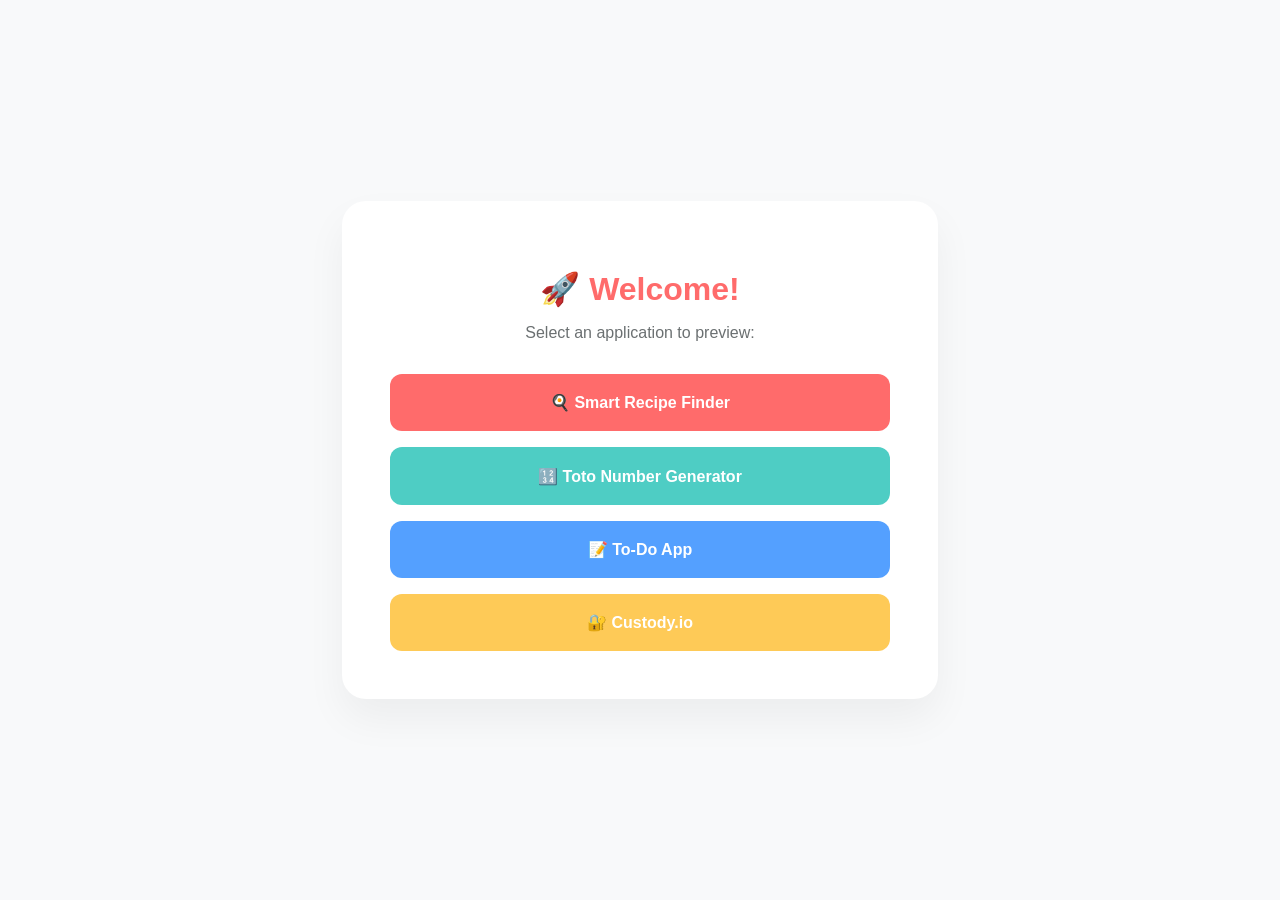
<file: index.html>
<!DOCTYPE html>
<html lang="en">
<head>
  <meta charset="UTF-8">
  <meta name="viewport" content="width=device-width, initial-scale=1.0">
  <title>My Workspace Apps</title>
  <style>
    body {
      font-family: 'Inter', -apple-system, sans-serif;
      background-color: #f8f9fa;
      display: flex;
      justify-content: center;
      align-items: center;
      height: 100vh;
      margin: 0;
      color: #2d3436;
    }
    .portal {
      text-align: center;
      background: white;
      padding: 3rem;
      border-radius: 24px;
      box-shadow: 0 20px 40px rgba(0,0,0,0.05);
      max-width: 500px;
      width: 90%;
    }
    h1 { color: #ff6b6b; margin-bottom: 0.5rem; }
    p { margin-bottom: 2rem; opacity: 0.7; }
    .links {
      display: flex;
      flex-direction: column;
      gap: 1rem;
    }
    .app-link {
      padding: 1.2rem;
      text-decoration: none;
      color: white;
      border-radius: 12px;
      font-weight: 700;
      transition: transform 0.2s, opacity 0.2s;
    }
    .app-link:hover { transform: translateY(-3px); opacity: 0.9; }
    .recipe-link { background-color: #ff6b6b; }
    .toto-link { background-color: #4ecdc4; }
    .todo-link { background-color: #54a0ff; }
    .custody-link { background-color: #feca57; }
  </style>
</head>
<body>
  <div class="portal">
    <h1>🚀 Welcome!</h1>
    <p>Select an application to preview:</p>
    <div class="links">
      <a href="/recipe-app/" class="app-link recipe-link">🍳 Smart Recipe Finder</a>
      <a href="/toto-app/" class="app-link toto-link">🔢 Toto Number Generator</a>
      <a href="/todo-app/" class="app-link todo-link">📝 To-Do App</a>
      <a href="./custody-app/index.html" class="app-link custody-link">🔐 Custody.io</a>
    </div>
  </div>
</body>
</html>
</file>
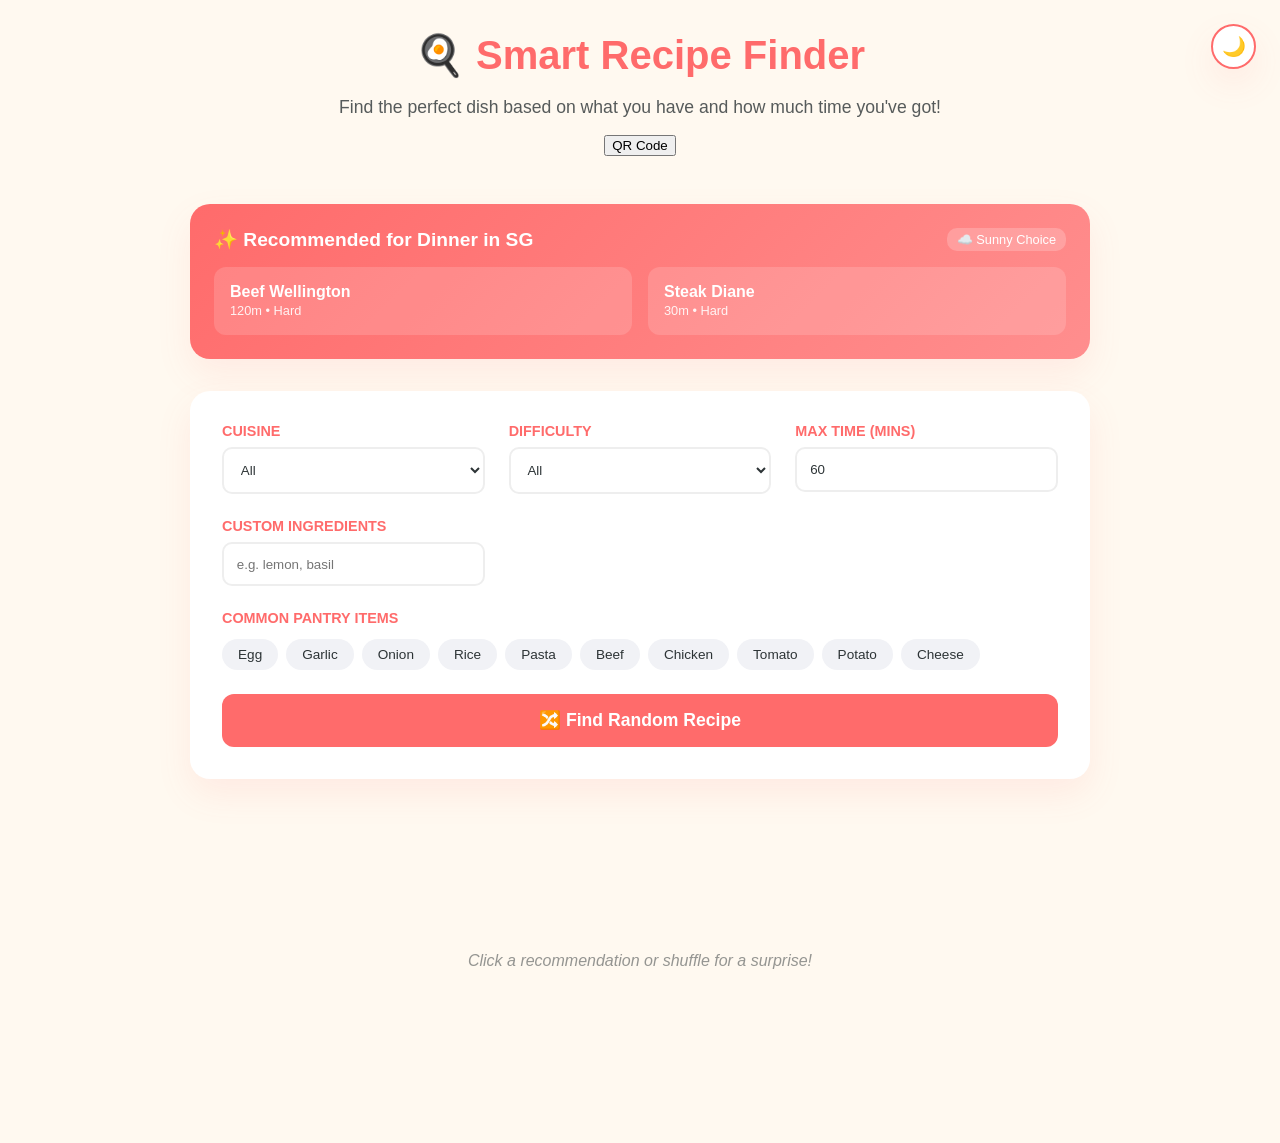
<file: recipe-app/index.html>
<!DOCTYPE html>
<html lang="en">
<head>
  <meta charset="UTF-8">
  <meta name="viewport" content="width=device-width, initial-scale=1.0">
  <title>Smart Recipe Finder</title>
  <link rel="stylesheet" href="style.css">
  <script src="../shared/nav.js"></script>
  <script src="../shared/qr.js"></script>
</head>
<body>
  <app-nav active="recipe"></app-nav>
  <theme-toggle></theme-toggle>
  <div class="app-container">
    <header>
      <h1>🍳 Smart Recipe Finder</h1>
      <p>Find the perfect dish based on what you have and how much time you've got!</p>
      <button onclick="document.getElementById('qr-modal').style.display='flex'">QR Code</button>
    </header>
    <recipe-finder></recipe-finder>
  </div>
  <script type="module" src="main.js"></script>
  <div id="disqus_thread"></div>
  <script>
    /**
    *  RECOMMENDED CONFIGURATION VARIABLES: EDIT AND UNCOMMENT THE SECTION BELOW TO INSERT DYNAMIC VALUES FROM YOUR PLATFORM OR CMS.
    *  LEARN WHY DEFINING THESE VARIABLES IS IMPORTANT: https://disqus.com/admin/universalcode/#configuration-variables    */
    /*
    var disqus_config = function () {
    this.page.url = PAGE_URL;  // Replace PAGE_URL with your page's canonical URL variable
    this.page.identifier = PAGE_IDENTIFIER; // Replace PAGE_IDENTIFIER with your page's unique identifier variable
    };
    */
    (function() { // DON'T EDIT BELOW THIS LINE
    var d = document, s = d.createElement('script');
    s.src = 'https://https-vibe-2026-may-14-b2e-pages-dev.disqus.com/embed.js';
    s.setAttribute('data-timestamp', +new Date());
    (d.head || d.body).appendChild(s);
    })();
  </script>
  <noscript>Please enable JavaScript to view the <a href="https://disqus.com/?ref_noscript">comments powered by Disqus.</a></noscript>
  <div id="qr-modal" style="display: none; position: fixed; top: 0; left: 0; width: 100%; height: 100%; background: rgba(0,0,0,0.5); justify-content: center; align-items: center;">
    <div style="background: white; padding: 2rem; border-radius: 1rem;">
      <qr-code text="https://vibe-2026-may-14-b2e.pages.dev/recipe-app/" size="256"></qr-code>
      <button onclick="document.getElementById('qr-modal').style.display='none'" style="display: block; margin-top: 1rem;">Close</button>
    </div>
  </div>
</body>
</html>
</file>
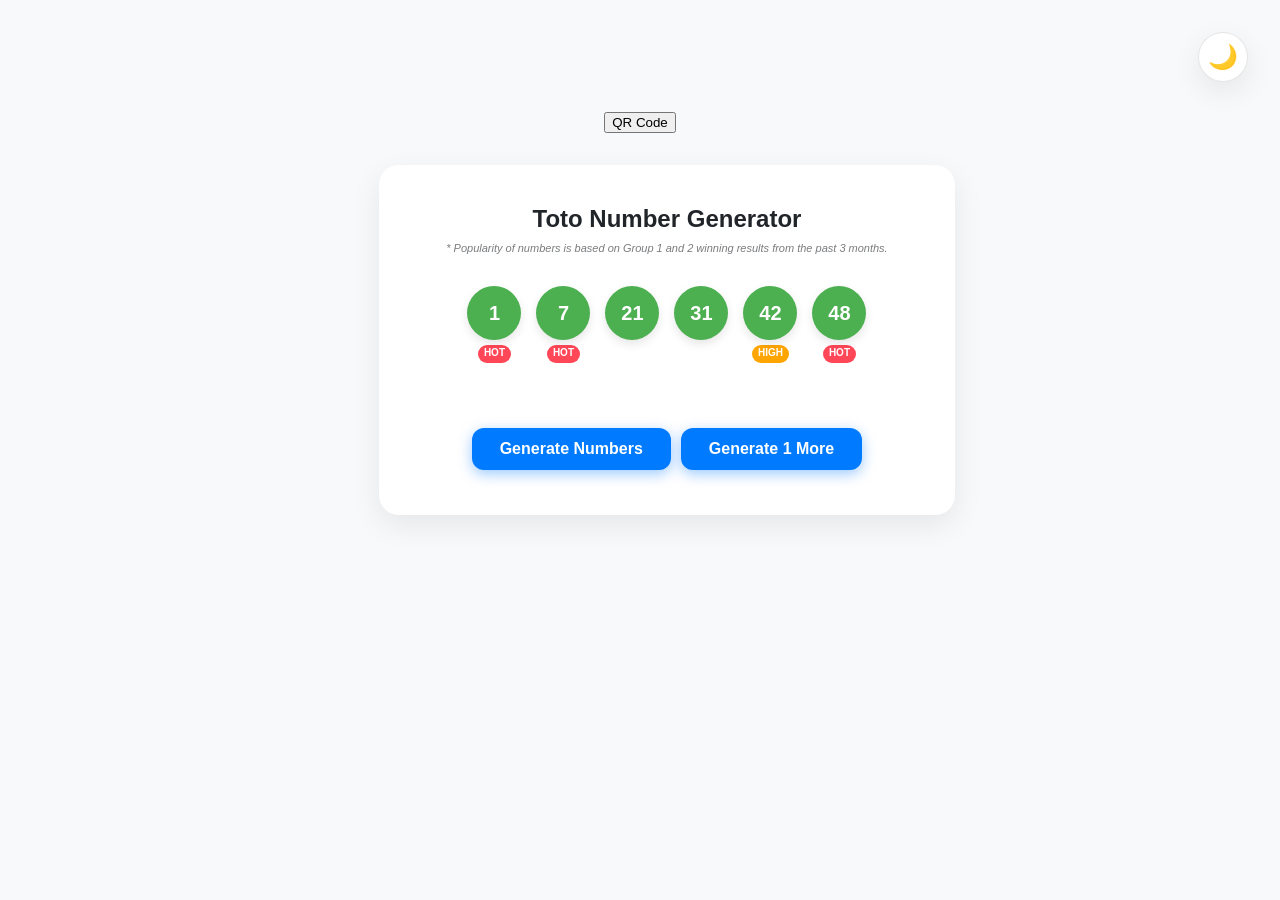
<file: toto-app/index.html>
<!DOCTYPE html>
<html>
<head>
  <title>Toto Number Generator</title>
  <link rel="stylesheet" href="style.css">
  <script src="../shared/nav.js"></script>
  <script src="../shared/qr.js"></script>
</head>
<body>
  <app-nav active="toto"></app-nav>
  <theme-toggle></theme-toggle>
  <div class="content-container">
    <button onclick="document.getElementById('qr-modal').style.display='flex'">QR Code</button>
    <toto-number-generator></toto-number-generator>
  </div>
  <div class="disqus-container">
    <div id="disqus_thread"></div>
  </div>
  <script src="main.js"></script>
  <script>
    /**
    *  RECOMMENDED CONFIGURATION VARIABLES: EDIT AND UNCOMMENT THE SECTION BELOW TO INSERT DYNAMIC VALUES FROM YOUR PLATFORM OR CMS.
    *  LEARN WHY DEFINING THESE VARIABLES IS IMPORTANT: https://disqus.com/admin/universalcode/#configuration-variables    */
    /*
    var disqus_config = function () {
    this.page.url = PAGE_URL;  // Replace PAGE_URL with your page's canonical URL variable
    this.page.identifier = PAGE_IDENTIFIER; // Replace PAGE_IDENTIFIER with your page's unique identifier variable
    };
    */
    (function() { // DON'T EDIT BELOW THIS LINE
    var d = document, s = d.createElement('script');
    s.src = 'https://https-vibe-2026-may-14-b2e-pages-dev.disqus.com/embed.js';
    s.setAttribute('data-timestamp', +new Date());
    (d.head || d.body).appendChild(s);
    })();
  </script>
  <noscript>Please enable JavaScript to view the <a href="https://disqus.com/?ref_noscript">comments powered by Disqus.</a></noscript>
  <div id="qr-modal" style="display: none; position: fixed; top: 0; left: 0; width: 100%; height: 100%; background: rgba(0,0,0,0.5); justify-content: center; align-items: center;">
    <div style="background: white; padding: 2rem; border-radius: 1rem;">
      <qr-code text="https://vibe-2026-may-14-b2e.pages.dev/toto-app/" size="256"></qr-code>
      <button onclick="document.getElementById('qr-modal').style.display='none'" style="display: block; margin-top: 1rem;">Close</button>
    </div>
  </div>
</body>
</html>
</file>
<file: recipe-app/style.css>
:root {
  --bg-color: #fff9f0;
  --text-color: #2d3436;
  --card-bg: #ffffff;
  --card-shadow: 0 15px 35px rgba(255, 107, 107, 0.1);
  --accent-color: #ff6b6b;
  --accent-hover: #ff5252;
  --secondary-color: #4ecdc4;
  --difficulty-easy: #4ade80;
  --difficulty-medium: #facc15;
  --difficulty-hard: #f87171;
  --transition-speed: 0.3s;
}

[data-theme="dark"] {
  --bg-color: #1a1a1a;
  --text-color: #f1f2f6;
  --card-bg: #2d3436;
  --card-shadow: 0 15px 35px rgba(0, 0, 0, 0.4);
  --accent-color: #ff7675;
  --accent-hover: #fab1a0;
  --secondary-color: #81ecec;
}

* {
  box-sizing: border-box;
}

body {
  margin: 0;
  font-family: 'Inter', -apple-system, sans-serif;
  background-color: var(--bg-color);
  color: var(--text-color);
  transition: background-color var(--transition-speed), color var(--transition-speed);
  min-height: 100vh;
  padding: 2rem 1rem;
}

.app-container {
  max-width: 900px;
  margin: 0 auto;
}

header {
  text-align: center;
  margin-bottom: 3rem;
}

header h1 {
  font-size: 2.5rem;
  margin: 0;
  color: var(--accent-color);
}

header p {
  opacity: 0.8;
  font-size: 1.1rem;
}

/* Base styles for components */
recipe-finder {
  display: block;
}
</file>
<file: toto-app/style.css>
:root {
  --bg-color: #f8f9fa;
  --text-color: #212529;
  --card-bg: #ffffff;
  --card-shadow: 0 10px 30px rgba(0, 0, 0, 0.08);
  --accent-color: #007bff;
  --accent-hover: #0056b3;
  --number-bg: #4caf50;
  --number-text: #ffffff;
  --transition-speed: 0.3s;
}

[data-theme="dark"] {
  --bg-color: #121212;
  --text-color: #e9ecef;
  --card-bg: #1e1e1e;
  --card-shadow: 0 10px 30px rgba(0, 0, 0, 0.5);
  --accent-color: #3793ff;
  --accent-hover: #60a5fa;
  --number-bg: #4ade80;
  --number-text: #064e3b;
}

body {
  margin: 0;
  background-color: var(--bg-color);
  color: var(--text-color);
  font-family: 'Inter', -apple-system, BlinkMacSystemFont, "Segoe UI", Roboto, Helvetica, Arial, sans-serif;
  transition: background-color var(--transition-speed), color var(--transition-speed);
  padding: 2rem;
}

.content-container {
  display: flex;
  flex-direction: column;
  justify-content: center;
  align-items: center;
  gap: 2rem;
  margin-top: 5rem;
}

.disqus-container {
  max-width: 800px;
  margin: 2rem auto;
}
</file>
